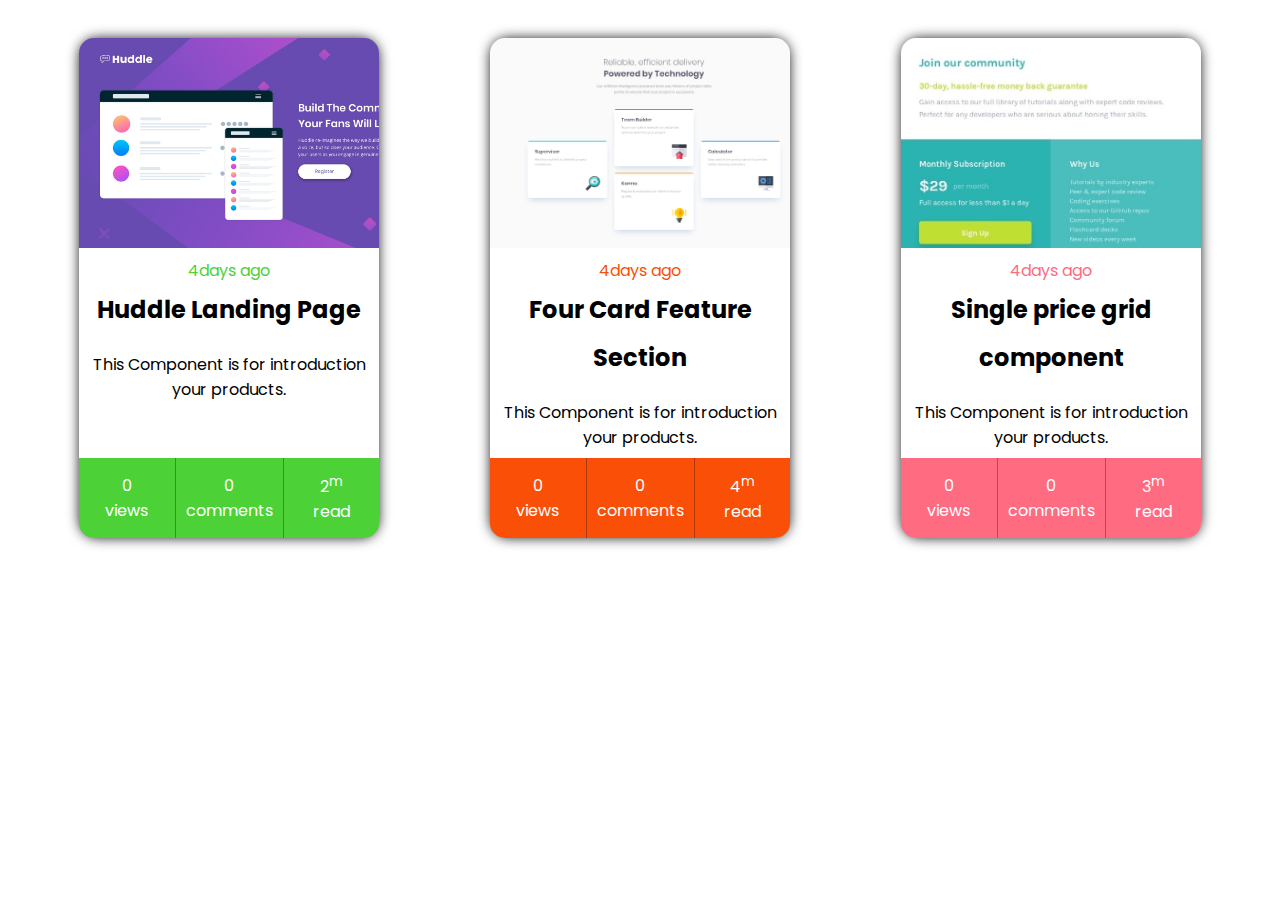
<file: index.html>
<!DOCTYPE html>
<html lang="en">
<head>
    <meta charset="UTF-8">
    <meta name="viewport" content="width=device-width, initial-scale=1.0">
    <link href="https://fonts.googleapis.com/css2?family=Poppins:wght@200;400;700&display=swap" rel="stylesheet">
    <link rel="stylesheet" href="./css/style.css">
    <title>My Projects</title>
</head>
<body>
    <div class="wrapper">
        <div class="card green">
            <div class="card-image" style="background-image: url(./image/huddle-page.jpg)"><a href="./huddle-landing-page"></a></div>
            <div class="card-body">
                <span>4days ago</span>
                <h1 class="card-title"><a href="https://github.com/hira245/huddle-landing-page">Huddle Landing Page</a></h1>
                <p>This Component is for introduction your products.</p>
            </div>
            <div class="card-footer">
                <div class="sect">
                    <div class="value">0</div>
                    <div class="type">views</div>
                </div>
                <div class="sect">
                    <div class="value">0</div>
                    <div class="type">comments</div>
                </div>
                <div class="sect">
                    <div class="value">2<sup>m</sup></div>
                    <div class="type">read</div>
                </div>
            </div>
        </div>
        <div class="card orange">
            <div class="card-image" style="background-image: url(./image/four-card.jpg)"><a href="./Four-card-feature-section"></a></div>
            <div class="card-body">
                <span>4days ago</span>
                <h1 class="card-title"><a href="https://github.com/hira245/Four-card-feature-section">Four Card Feature Section</a></h1>
                <p>This Component is for introduction your products.</p>
            </div>
            <div class="card-footer">
                <div class="sect">
                    <div class="value">0</div>
                    <div class="type">views</div>
                </div>
                <div class="sect">
                    <div class="value">0</div>
                    <div class="type">comments</div>
                </div>
                <div class="sect">
                    <div class="value">4<sup>m</sup></div>
                    <div class="type">read</div>
                </div>
            </div>
        </div>
        <div class="card pink">
            <div class="card-image" style="background-image: url(./image/Single-price-grid.jpg)"><a href="./Single-price-grid-component"></a></div>
            <div class="card-body">
                <span>4days ago</span>
                <h1 class="card-title"><a href="https://github.com/hira245/Single-price-grid-component">Single price grid component</a></h1>
                <p>This Component is for introduction your products.</p>
            </div>
            <div class="card-footer">
                <div class="sect">
                    <div class="value">0</div>
                    <div class="type">views</div>
                </div>
                <div class="sect">
                    <div class="value">0</div>
                    <div class="type">comments</div>
                </div>
                <div class="sect">
                    <div class="value">3<sup>m</sup></div>
                    <div class="type">read</div>
                </div>
            </div>
        </div>
        <!-- <ul class="list">
            <li><a href="./Abduction-Form">Abduction Form</a></li>
        </ul> -->
    </div>
</body>
</html>
</file>
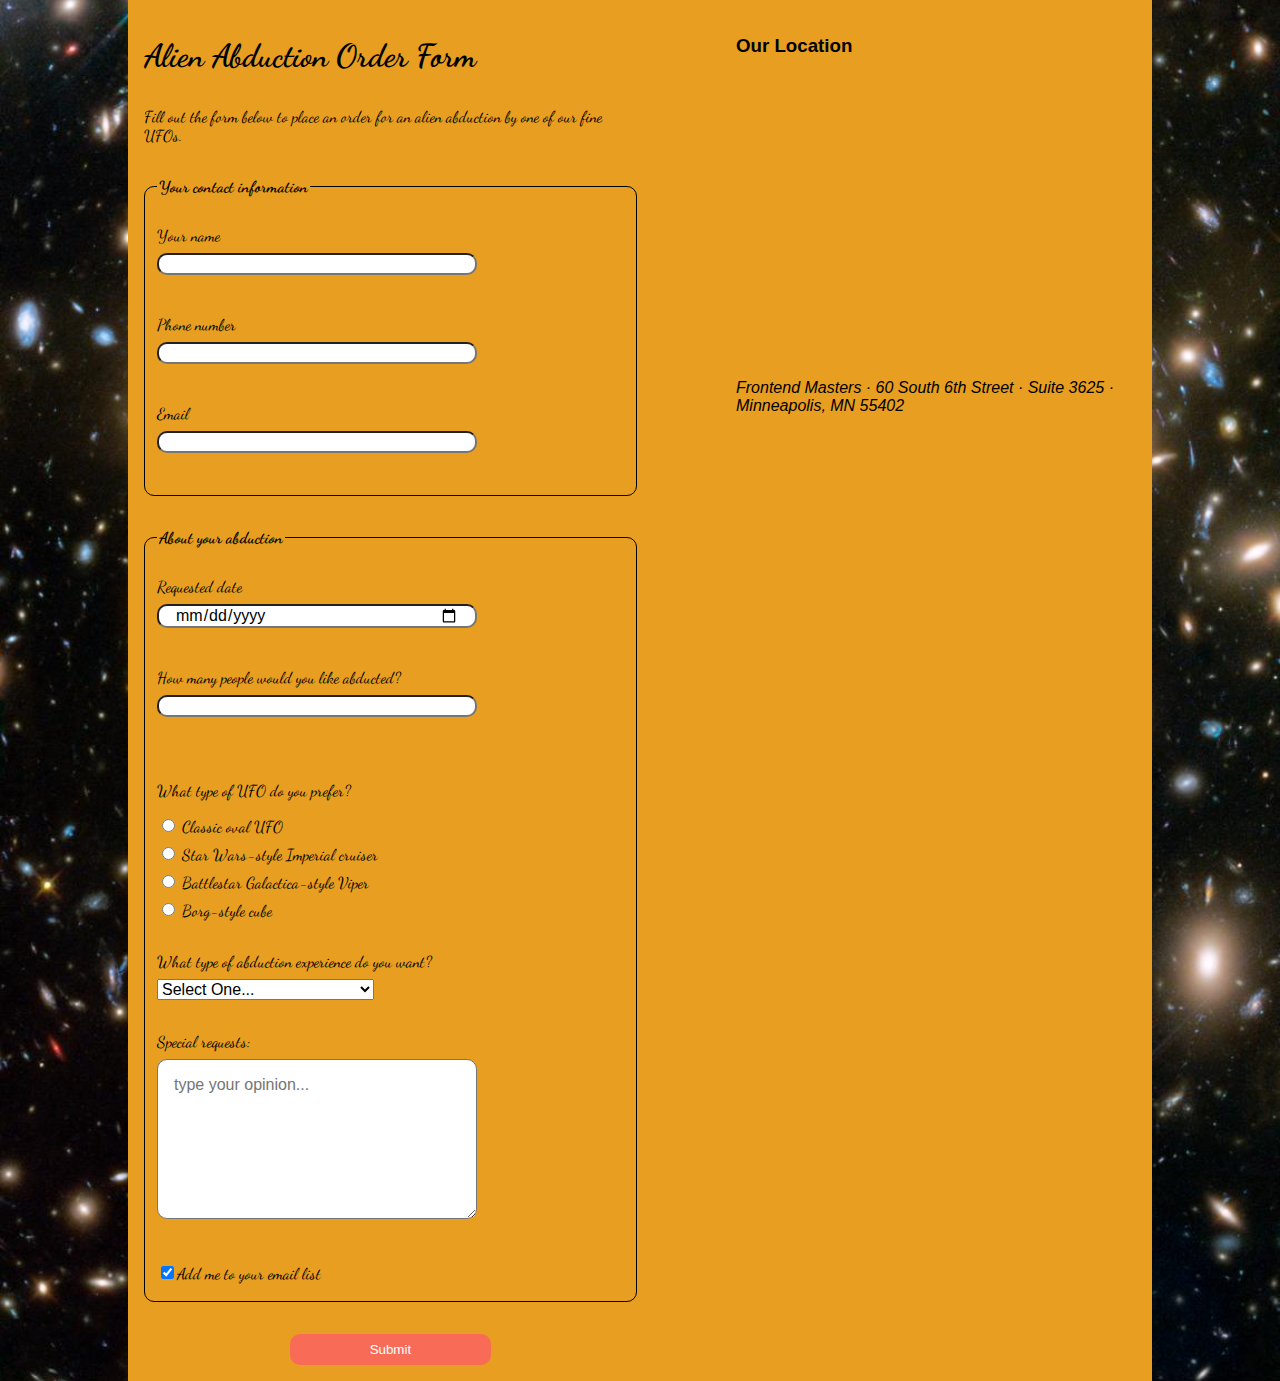
<file: Abduction Form/index.html>
<!DOCTYPE html>
<html lang="en">
<head>
	<meta charset="UTF-8">
	<title>Alien Abduction Order Form</title>
	<link href="https://fonts.googleapis.com/css2?family=Dancing+Script:wght@700&display=swap" rel="stylesheet">
	<link href="css/forms.css" rel="stylesheet">
</head>
<body>
	<div class="wrapper">
		<section>
			<h1>Alien Abduction Order Form</h1>
			<p>Fill out the form below to place an order for an alien abduction by one of our fine UFOs.</p>
			<form action="https://e3vwdl4bpd.execute-api.us-west-2.amazonaws.com/default/API2SES" method="POST">
				<input type="hidden" name="send_to" value="behzisti.monaseb@gmail.com">
				<fieldset>
					<legend>Your contact information</legend>
					<label for="name">Your name</label> 
					<input type="text" id="name" name="name">
					<label for="phone">Phone number</label> 
					<input type="tel" id="phone" name="phone">
					<label for="email">Email</label> 
					<input type="email" id="email" name="email">
				</fieldset>
				<fieldset>
					<legend>About your abduction </legend>
					<label for="date">Requested  date</label> 
					<input type="date" id="date" name="date">
					<label for="qty">How many people would you like abducted?</label> 
					<input type="number" min="1" max="10" id="qty" name="qty">
					<p>What type of UFO do you prefer?</p>
					<label>
						<input type="radio" name="ufotype" value="classic">
						Classic oval UFO
					</label>
					<label>
						<input type="radio" name="ufotype" value="starwars">
						Star Wars-style Imperial cruiser
					</label>
					<label>
						<input type="radio" name="ufotype" value="galactica">
						Battlestar Galactica-style Viper
					</label>
					<label>
						<input type="radio" name="ufotype" value="borg">
						Borg-style cube
					</label>
					<label for="abtype">What type of abduction experience do you want?</label>
					<select id="abtype" name="abtype">
						<option selected hidden>Select One...</option>
						<option value="tour">Tour of the solar system</option>
						<option value="dinner">Alien dinner and discussion</option>
						<option value="dance">Alien dance lessons</option>
						<option value="Whale">Whale watching</option>
					</select>
					<label for="comments">Special requests:</label>
					<textarea name="comments" id="comments" placeholder="type your opinion..."></textarea>
					<label>
						<input type="checkbox" name="subscribe" value="subscribe" checked>Add me to your email list	
					</label>
				</fieldset>
				<button type="submit">Submit</button>
				<!-- <input type="submit" value="go"> -->
			</form>
		</section>
		<aside>
			<h3>Our Location</h3>
			<iframe src="https://www.google.com/maps/embed?pb=!1m18!1m12!1m3!1d914.7887926282036!2d31.249656881232102!3d30.043097811619617!2m3!1f0!2f0!3f0!3m2!1i1024!2i768!4f13.1!3m3!1m2!1s0x145840bb39901e6b%3A0x1feed7fbcc53d087!2sMechoo!5e0!3m2!1sen!2s!4v1601726961268!5m2!1sen!2s" width="400" height="300" frameborder="0" style="border:0;" allowfullscreen="" aria-hidden="false" tabindex="0"></iframe>
			<address>
				Frontend Masters &middot;
				60 South 6th Street &middot;
				Suite 3625 &middot;
				Minneapolis, MN 55402
			</address>
		</aside>
	</div>
	<script src="js/forms.js"></script>
</body>
</html>
</file>
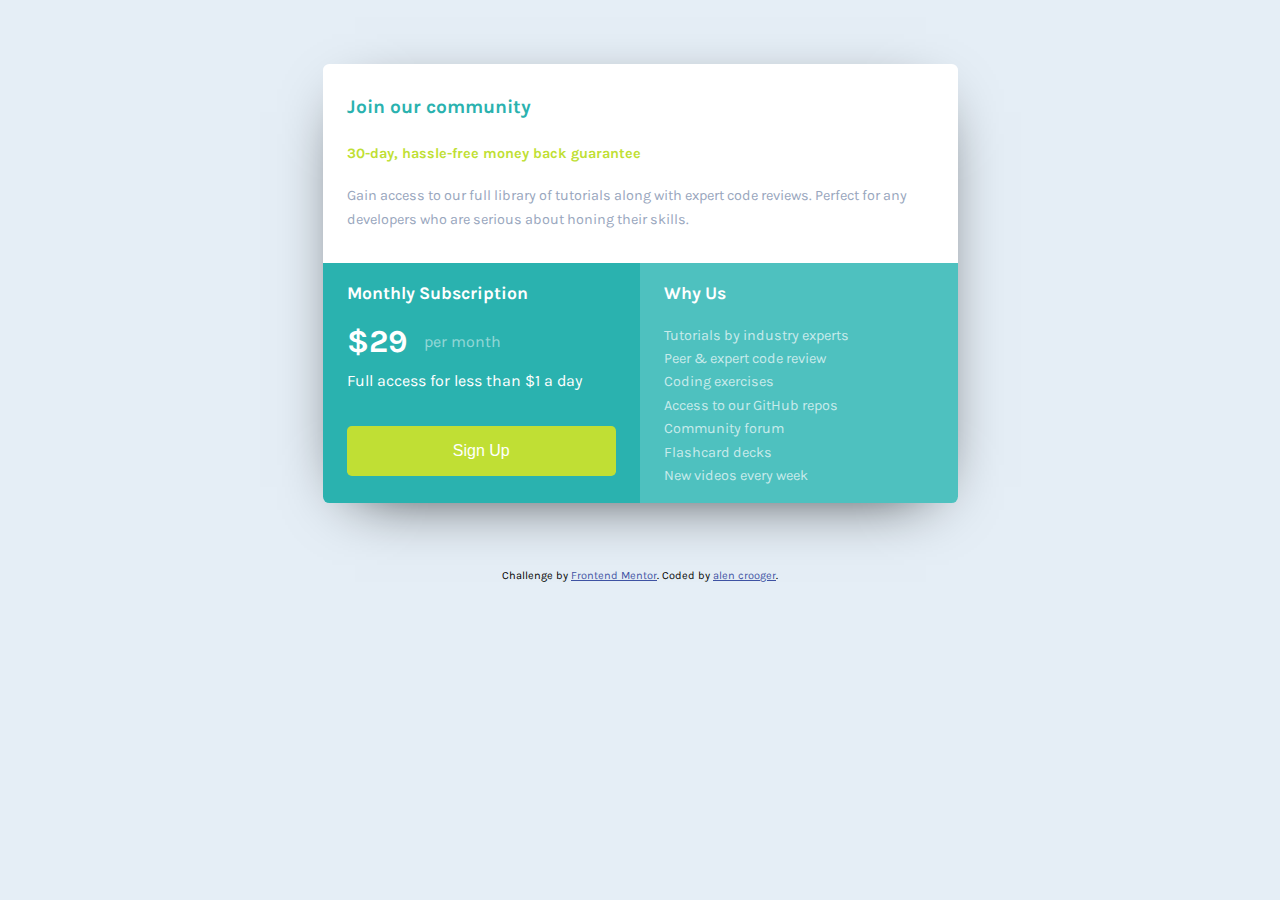
<file: Single price grid component/index.html>
<!DOCTYPE html>
<html lang="en">
<head>
  <meta charset="UTF-8">
  <meta name="viewport" content="width=device-width, initial-scale=1.0"> <!-- displays site properly based on user's device -->

  <link rel="icon" type="image/png" sizes="32x32" href="./images/favicon-32x32.png">
  <link rel="stylesheet" href="./css/style.css">
  <link href="https://fonts.googleapis.com/css2?family=Karla:wght@400;700&display=swap" rel="stylesheet">
  <title>Frontend Mentor | Single Price Grid Component</title>

  <!-- Feel free to remove these styles or customise in your own stylesheet 👍 -->
  <style>
    .attribution { font-size: 11px; text-align: center; }
    .attribution a { color: hsl(228, 45%, 44%); }
  </style>
</head>
<body>
  <div class="wrapper">
    <section class="header">
      <h1>Join our community</h1>
      <h3 class="message">
        30-day, hassle-free money back guarantee
      </h3>
      <p class="gray-message">
        Gain access to our full library of tutorials along with expert code reviews. 
        Perfect for any developers who are serious about honing their skills.
      </p>
    </section>
    <section class="main">
      <h2>
        Monthly Subscription
      </h2>
    
      <div class="price-course">
        <span class="price">&dollar;29</span> per month
      </div>
    
      <div class="advantage">
        Full access for less than &dollar;1 a day
      </div>
      <button class="btn">
        Sign Up
      </button>
    </section>
    <section class="description">
      <h2>
        Why Us
      </h2>
      <ul>
        <li>Tutorials by industry experts</li>
        <li>Peer &amp; expert code review</li>
        <li>Coding exercises</li>
        <li>Access to our GitHub repos</li>
        <li>Community forum</li>
        <li>Flashcard decks</li>
        <li>New videos every week </li>
      </ul>
    </section>
  </div>
      <footer>
        <p class="attribution">
          Challenge by <a href="https://www.frontendmentor.io?ref=challenge" target="_blank">Frontend Mentor</a>. 
          Coded by <a href="#">alen crooger</a>.
        </p>
      </footer>
</body>
</html>
</file>
<file: css/style.css>
.wrapper {
  display: flex;
  justify-content: center;
  justify-content: space-evenly;
  flex-flow: row wrap;
  margin: 0 auto;
}

.list {
  list-style-type: none;
}

.list a {
  font-size: 2rem;
  color: white;
  text-decoration: none;
}

.list a:hover {
  color: brown;
}

.card {
  display: inline-grid;
  grid-template-columns: 300px;
  grid-template-rows: 210px 210px 80px;
  grid-template-areas: "image" "body" "footer";
  font-family: "poppins", serif;
  box-shadow: 0 0 13px -1px black;
  border-radius: 18px;
  text-align: center;
  margin: 30px 40px;
}
.card-image {
  grid-area: image;
  background-size: cover;
  background-repeat: no-repeat;
  border-radius: 15px 15px 0 0;
  overflow: hidden;
}
.card-image a {
  display: block;
  height: 100%;
}
.card-title a {
  font-size: 24px;
  color: black;
  text-decoration: none;
}
.card-title {
  margin-top: 0px;
}
.card-body {
  grid-area: body;
}
.card-body span {
  display: block;
  margin-top: 10px;
}
.card-footer {
  display: grid;
  grid-area: footer;
  grid-template-columns: 1fr 1fr 1fr;
  grid-template-rows: 1fr;
  border-radius: 0 0 15px 15px;
}
.card-footer .sect:nth-child(2) {
  border-right: 1px solid rgba(0, 0, 0, 0.3);
  border-left: 1px solid rgba(0, 0, 0, 0.3);
}
.card-footer .sect {
  display: flex;
  flex-direction: column;
  justify-content: center;
  align-items: center;
  color: white;
  padding: 10px;
}

.green .card-footer {
  background-color: #4cd137;
}
.green .card-body span {
  color: #4cd137;
}

.pink .card-footer {
  background-color: #ff6b81;
}
.pink .card-body span {
  color: #ff6b81;
}

.orange .card-footer {
  background-color: #f94f06;
}
.orange .card-body span {
  color: #f94f06;
}
</file>
<file: Abduction Form/css/forms.css>
html {
  box-sizing: border-box;
}
*, *:before, *:after {
  box-sizing: inherit;
}
body {
	font-family: Arial, Helvetica, sans-serif;
	margin: 0;
	padding: 0;
	background: url(../img/galaxy.jpg) 0/cover ;
}
h1 ,p ,legend,label{
	font-family: 'Dancing Script', cursive;
}
.wrapper {
	width: 80%;
	margin: 0 auto;
	padding: 1em;
	display: flex;
	flex-flow: row nowrap;
	background: #E79E21;
}
section {
	flex-basis: 57%;
	margin-right: 10%;
}
aside {
	flex-basis: 33%;
}
p, [for="abtype"],[for="comments"] {
	margin-top: 2rem;
}
fieldset{
	border:1px solid black;
	border-radius: 10px;
	margin: 2rem 0;
}
legend{
	font-weight: bold;
	margin-bottom: 1rem;
}
label{
	display: block;
	margin: 0.5rem 0;
}
textarea{
	height: 10rem;
	padding: 1rem !important;
	max-width: 30rem;
	min-width: 20rem;
}
select{
	font-size: 1rem;
}
button{
	padding: 0.5rem 5rem;
	border: none;
	background-color: #F86B57;
	color: white;
	border-radius: 10px;
	margin: 0 auto;
	display: block;
}
button:hover{
	background-color: white;
	color: #F86B57;
}
input:not([type="radio"]):not([type="checkbox"]),textarea{
	margin-bottom: 2rem;
	padding: 0 1rem;
	width: 20rem;
	border-radius: 10px;
	outline: none;
	font-size: 1rem;
	font-family: Arial, Helvetica, sans-serif;
}
</file>
<file: Single price grid component/css/style.css>
*,*:before,*:after{
    padding: 0;
    margin: 0;
    box-sizing: border-box;
}
body{
    background-color:  hsl(206, 47%, 93%);
    font-family: 'Karla', sans-serif;
    font-size: 16px;
    line-height: 1.625;
}
.wrapper{
    display: flex;
    flex-flow: column nowrap;
    margin: 4rem auto;
    width: 80%;
    min-width: 290px;
    border-radius: 0.4rem;
    overflow: hidden;
    box-shadow: 0 1rem 4rem -2rem #000;
}
section{
    padding: 1rem 1.5rem;
    flex-basis: 50%;
}
.header{
    padding: 1.7rem 1.5rem 2rem;
    flex-basis: 100%;
    background-color: #fff;
}
.header h1 {
    margin-bottom: 1.2rem;
    font-size: 1.2rem;
    font-weight: 700;
    color: hsl(179, 62%, 43%);
}
.message{
    margin-bottom: 1.2rem;
    font-size: 0.9rem;
    color:  hsl(71, 73%, 54%);
}
.gray-message{
    font-size: 0.9rem;
    color:  hsl(218, 22%, 67%);
}
.main{
    background-color:  hsl(179, 62%, 43%);
    color: #fff;
}
.main h2{
    font-size: 1.1rem;
    margin-bottom: 0.5rem;
}
.price-course{
    display: flex;
    flex-direction: row;
    align-items: center;
    color: rgba(255,255,255,0.5);
}
.price{
    font-size: 2rem;
    font-weight: bold;
    margin-right: 1rem;
    color: rgba(255,255,255,1);
}
.advantage{
    margin-bottom: 2rem;
}
.btn{
    color: #fff;
    border: none;
    cursor: pointer;
    border-radius: 0.3rem;
    padding: 1rem;
    width: 100%;
    font-size: 1rem;
    background-color: hsl(71, 73%, 54%);
}
.description{
    background-color:  hsl(179, 48%, 53%);
    color: #fff;
}
.description h2{
    font-size: 1.1rem;
    margin-bottom: 1rem;
}
.description ul{
    font-size: 0.9rem;
    list-style-type: none;
    color: rgba(255,255,255,0.7);
}

@media screen and (min-width: 578px) {
    .wrapper{
        max-width: 635px;
        display: flex;
        flex-flow: row wrap;
    }
    .btn{
        transition: background-color 0.3s;
    }
    .btn:hover{
        background-color: hsl(31, 73%, 54%);
    }

}
</file>
